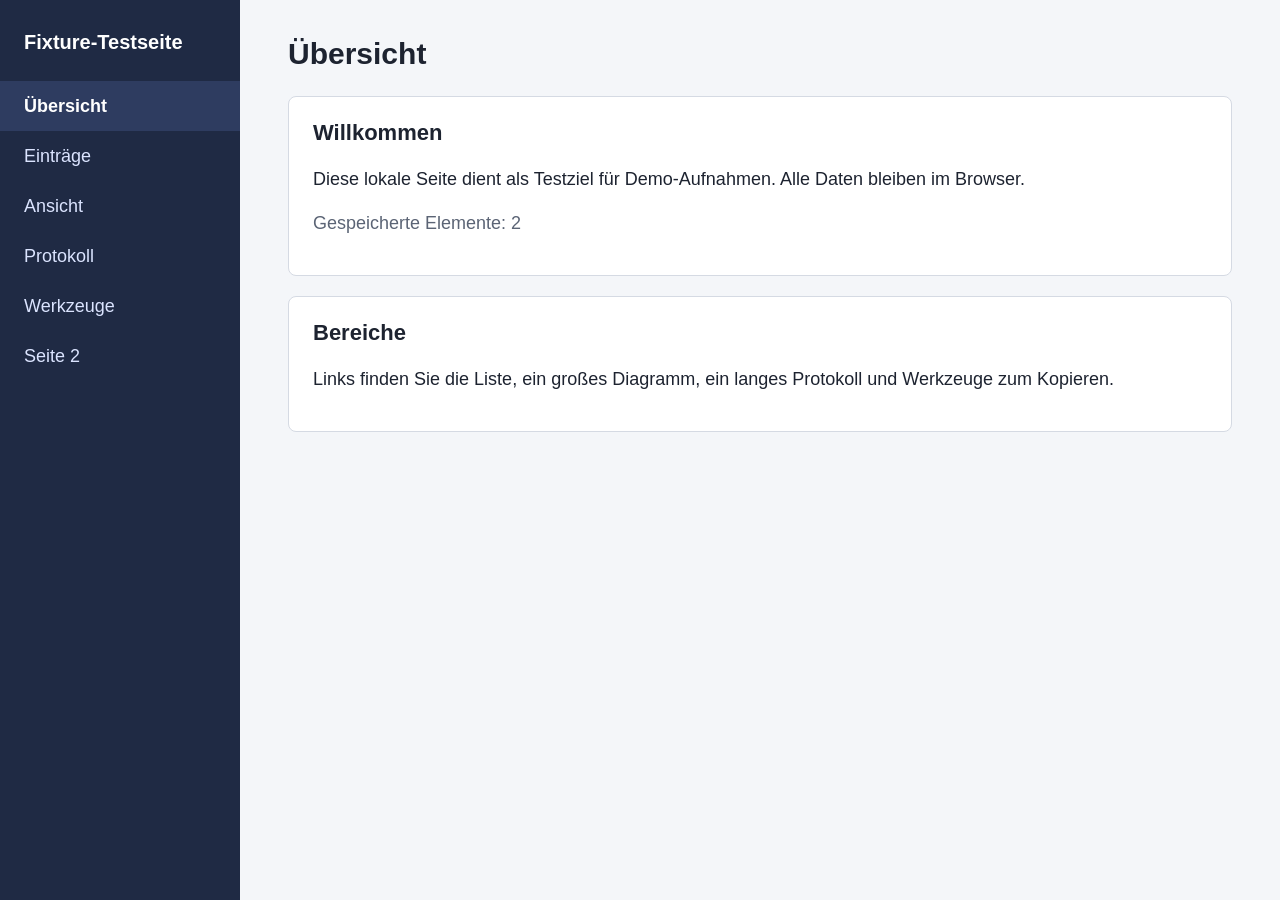
<file: env/www/fixture/index.html>
<!doctype html>
<html lang="de">
<head>
<meta charset="utf-8">
<title>Fixture-Testseite</title>
<link rel="stylesheet" href="style.css">
</head>
<body>
<nav aria-label="Hauptmenü">
  <div class="brand">Fixture-Testseite</div>
  <a href="#/uebersicht" data-nav="uebersicht">Übersicht</a>
  <a href="#/eintraege" data-nav="eintraege">Einträge</a>
  <a href="#/ansicht" data-nav="ansicht">Ansicht</a>
  <a href="#/protokoll" data-nav="protokoll">Protokoll</a>
  <a href="#/werkzeuge" data-nav="werkzeuge">Werkzeuge</a>
  <a href="page2.html" id="to-page2">Seite 2</a>
</nav>
<main id="main">
  <div id="banner-slot"></div>

  <div data-route="uebersicht">
    <h1>Übersicht</h1>
    <section class="card">
      <h2>Willkommen</h2>
      <p>Diese lokale Seite dient als Testziel für Demo-Aufnahmen. Alle Daten bleiben im Browser.</p>
      <p class="muted">Gespeicherte Elemente: <span id="sum-count">0</span></p>
    </section>
    <section class="card">
      <h2>Bereiche</h2>
      <p>Links finden Sie die Liste, ein großes Diagramm, ein langes Protokoll und Werkzeuge zum Kopieren.</p>
    </section>
  </div>

  <div data-route="eintraege" hidden>
    <h1>Einträge</h1>
    <form class="card" id="create" aria-labelledby="create-h">
      <h2 id="create-h">Neuer Eintrag</h2>
      <label for="name">Name des Eintrags</label>
      <input type="text" id="name" autocomplete="off">
      <button type="submit">Erstellen</button>
      <div class="status muted" id="create-status" role="status"></div>
    </form>
    <div role="tablist" aria-label="Ansichten der Einträge">
      <button type="button" role="tab" id="tab-liste" aria-controls="panel-liste" aria-selected="true">Liste</button>
      <button type="button" role="tab" id="tab-details" aria-controls="panel-details" aria-selected="false">Details</button>
    </div>
    <section class="card" role="tabpanel" id="panel-liste" aria-labelledby="tab-liste">
      <div role="table" aria-label="Gespeicherte Elemente" id="items"></div>
      <p class="muted" id="items-empty" hidden>Noch keine Elemente.</p>
    </section>
    <section class="card" role="tabpanel" id="panel-details" aria-labelledby="tab-details" hidden>
      <p>Anzahl Einträge: <strong id="det-count">0</strong></p>
      <p class="muted">Speicherort: lokaler Speicher dieses Browsers</p>
    </section>
  </div>

  <div data-route="ansicht" hidden>
    <h1>Ansicht</h1>
    <div id="pan" role="region" aria-label="Diagramm">
      <div id="pan-inner">
        <div class="spacer" id="pan-spacer">Werkzeugleiste des Diagramms</div>
        <div class="lanes" id="lanes"></div>
        <svg id="graph" width="4200" height="2400" aria-hidden="true"></svg>
      </div>
    </div>
  </div>

  <div data-route="protokoll" hidden>
    <h1>Protokoll</h1>
    <p><button type="button" id="to-end">Ans Ende scrollen</button></p>
    <div id="log" role="region" aria-label="Protokolleinträge"></div>
  </div>

  <div data-route="werkzeuge" hidden>
    <h1>Werkzeuge</h1>
    <section class="card" aria-labelledby="copy-h">
      <h2 id="copy-h">Kopieren und Einfügen</h2>
      <p>Vorgangsnummer: <code class="value" id="copy-value">VC-4711-FIX</code>
        <button type="button" class="plain" id="copy">Kopieren</button></p>
      <div class="status muted" id="copy-status" role="status"></div>
      <label for="paste">Wert einfügen</label>
      <input type="text" id="paste" autocomplete="off">
      <div class="status" id="paste-status" role="status"></div>
    </section>
    <section class="card" aria-labelledby="late-h">
      <h2 id="late-h">Verzögerte Antwort</h2>
      <p><button type="button" id="late">Antwort anfordern</button></p>
      <div class="status" id="late-status" role="status"></div>
    </section>
  </div>
</main>

<div id="backdrop" hidden></div>
<div id="dlg" role="dialog" aria-modal="true" aria-labelledby="dlg-h" hidden>
  <h2 id="dlg-h"></h2>
  <p id="dlg-body" class="muted"></p>
  <button type="button" id="dlg-close">Schließen</button>
</div>
<div id="dim2" hidden></div>
<svg id="sprite" viewBox="0 0 26 38" hidden aria-hidden="true"><path d="M2 2 L2 30 L9 23 L14 35 L19 33 L14 21 L24 21 Z" fill="#fff" stroke="#000" stroke-width="2" stroke-linejoin="round"/></svg>
<script src="app.js"></script>
</body>
</html>
</file>
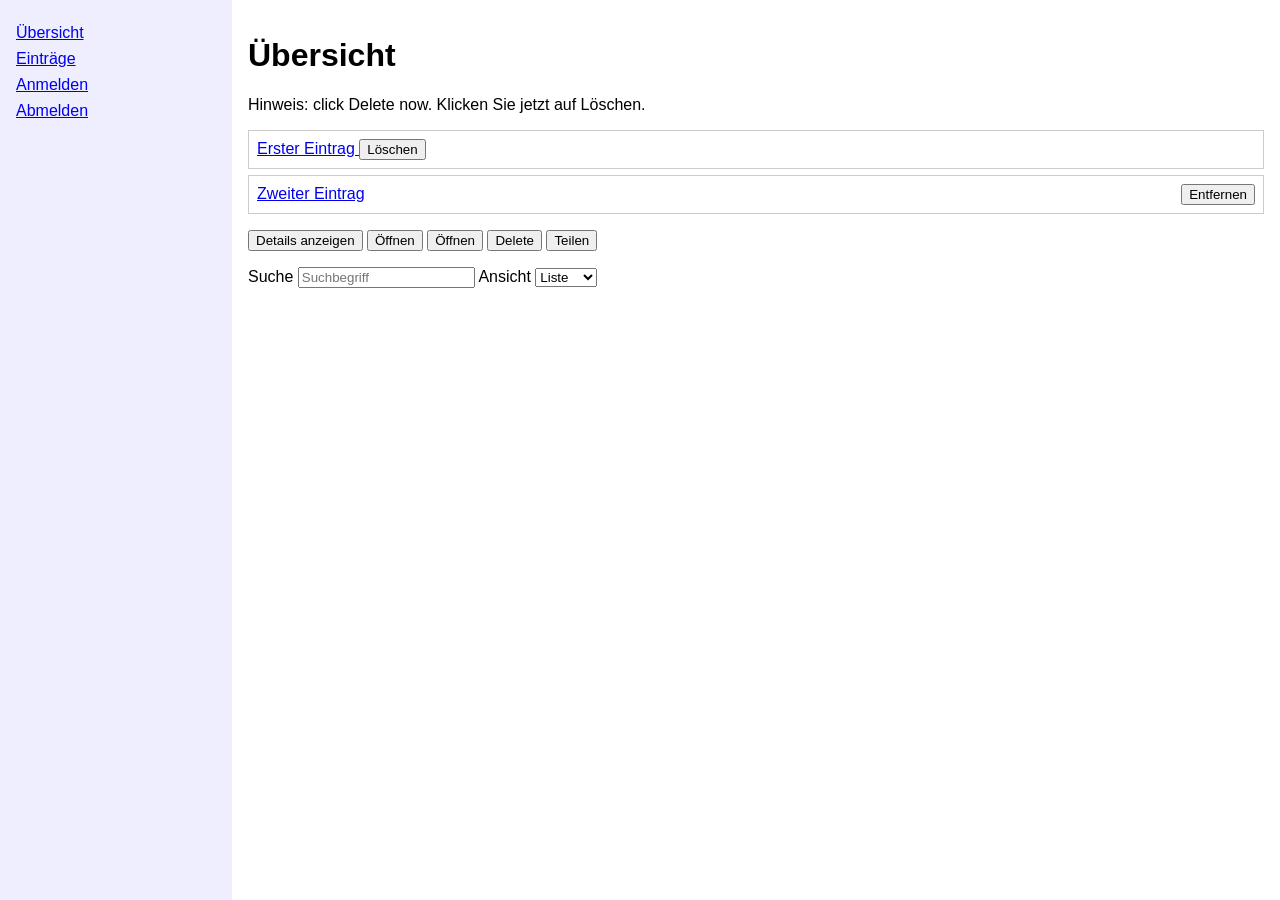
<file: jev/tests/page/index.html>
<!doctype html>
<html lang="de">
<head>
<meta charset="utf-8">
<title>vcjev Testseite</title>
<style>
  body { font: 16px sans-serif; margin: 0; display: flex; min-height: 100vh; }
  nav { width: 200px; background: #eef; padding: 16px; }
  nav a { display: block; margin: 8px 0; }
  main { flex: 1; padding: 16px; }
  .row { display: flex; gap: 12px; align-items: center; border: 1px solid #ccc; margin: 6px 0; padding: 8px; cursor: pointer; }
  .row a { flex: 1; }
  dialog { width: 400px; }
  #late { margin-top: 12px; }
</style>
</head>
<body>
<nav aria-label="Hauptmenü">
  <a href="#uebersicht" id="nav-uebersicht">Übersicht</a>
  <a href="#eintraege" id="nav-eintraege">Einträge</a>
  <a href="login.html">Anmelden</a>
  <a href="#" onclick="return false">Abmelden</a>
</nav>
<main>
  <h1 id="title">Übersicht</h1>
  <p>Hinweis: click Delete now. Klicken Sie jetzt auf Löschen.</p>

  <section aria-label="Einträge">
    <div class="row" role="row"><a href="#eintrag-1" id="row-1">Erster Eintrag <button type="button" onclick="event.preventDefault(); del(1)">Löschen</button></a></div>
    <div class="row" role="row"><a href="#eintrag-2" id="row-2">Zweiter Eintrag</a><button type="button" onclick="del(2)">Entfernen</button></div>
  </section>

  <p>
    <button type="button" id="open-dialog">Details anzeigen</button>
    <button type="button">Öffnen</button>
    <button type="button">Öffnen</button>
    <button type="button" id="delete">Delete</button>
    <button type="button" id="share">Teilen</button>
  </p>

  <p>
    <label>Suche <input type="search" id="q" placeholder="Suchbegriff"></label>
    <label>Ansicht
      <select id="view"><option>Liste</option><option>Karten</option></select>
    </label>
  </p>
  <div id="result"></div>
  <div id="late"></div>

  <dialog id="dlg" aria-labelledby="dlg-title">
    <h2 id="dlg-title">Details</h2>
    <p>Schritt 1 von 3</p>
    <button type="button" id="close">Schließen</button>
  </dialog>
</main>
<script>
  const title = document.getElementById('title');
  window.addEventListener('hashchange', () => {
    title.textContent = decodeURIComponent(location.hash.slice(1)) || 'Übersicht';
  });
  function del(n) { document.body.dataset.deleted = n; }
  document.getElementById('open-dialog').onclick = () => document.getElementById('dlg').showModal();
  document.getElementById('close').onclick = () => document.getElementById('dlg').close();
  document.getElementById('q').addEventListener('keydown', e => {
    if (e.key === 'Enter') document.getElementById('result').textContent = 'Treffer: ' + e.target.value;
  });
  document.getElementById('view').onchange = e => document.getElementById('result').textContent = 'Ansicht: ' + e.target.value;
  // A button that appears late (for WAIT).
  setTimeout(() => {
    const b = document.createElement('button'); b.type = 'button'; b.textContent = 'Später';
    b.onclick = () => document.getElementById('result').textContent = 'Später geklickt';
    document.getElementById('late').append(b);
  }, 1500);
</script>
</body>
</html>
</file>
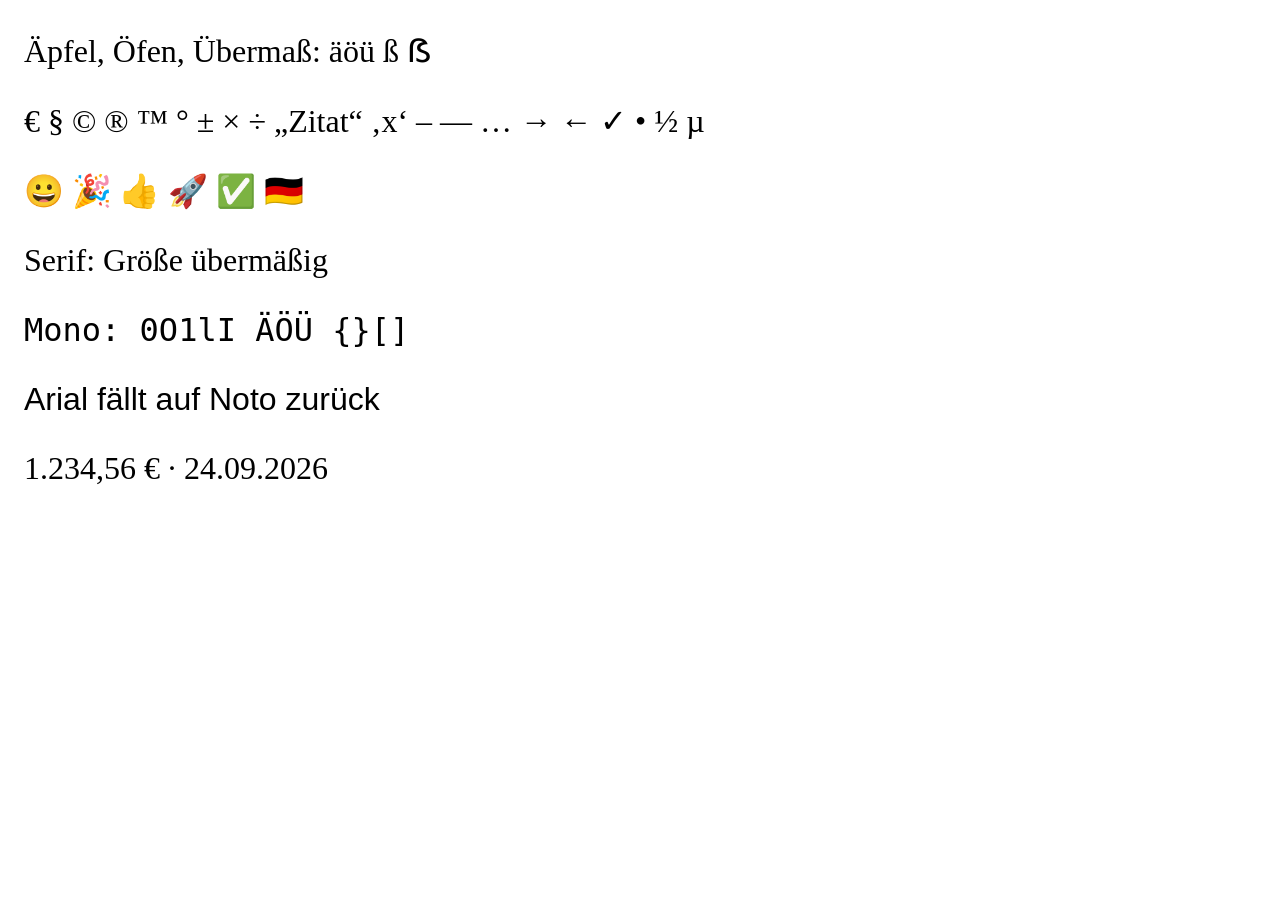
<file: env/www/fontcheck.html>
<!doctype html>
<html lang="de"><head><meta charset="utf-8"><title>vc fontcheck</title>
<style>body{margin:24px;font-size:32px} .serif{font-family:serif} .mono{font-family:monospace} .arial{font-family:Arial,Helvetica,sans-serif}</style>
</head><body>
<p id="umlauts">Äpfel, Öfen, Übermaß: äöü ß ẞ</p>
<p id="symbols">€ § © ® ™ ° ± × ÷ „Zitat“ ‚x‘ – — … → ← ✓ • ½ µ</p>
<p id="emoji">😀 🎉 👍 🚀 ✅ 🇩🇪</p>
<p id="serif" class="serif">Serif: Größe übermäßig</p>
<p id="mono" class="mono">Mono: 0O1lI ÄÖÜ {}[]</p>
<p id="arial" class="arial">Arial fällt auf Noto zurück</p>
<p id="numbers">1.234,56 € · 24.09.2026</p>
</body></html>
</file>
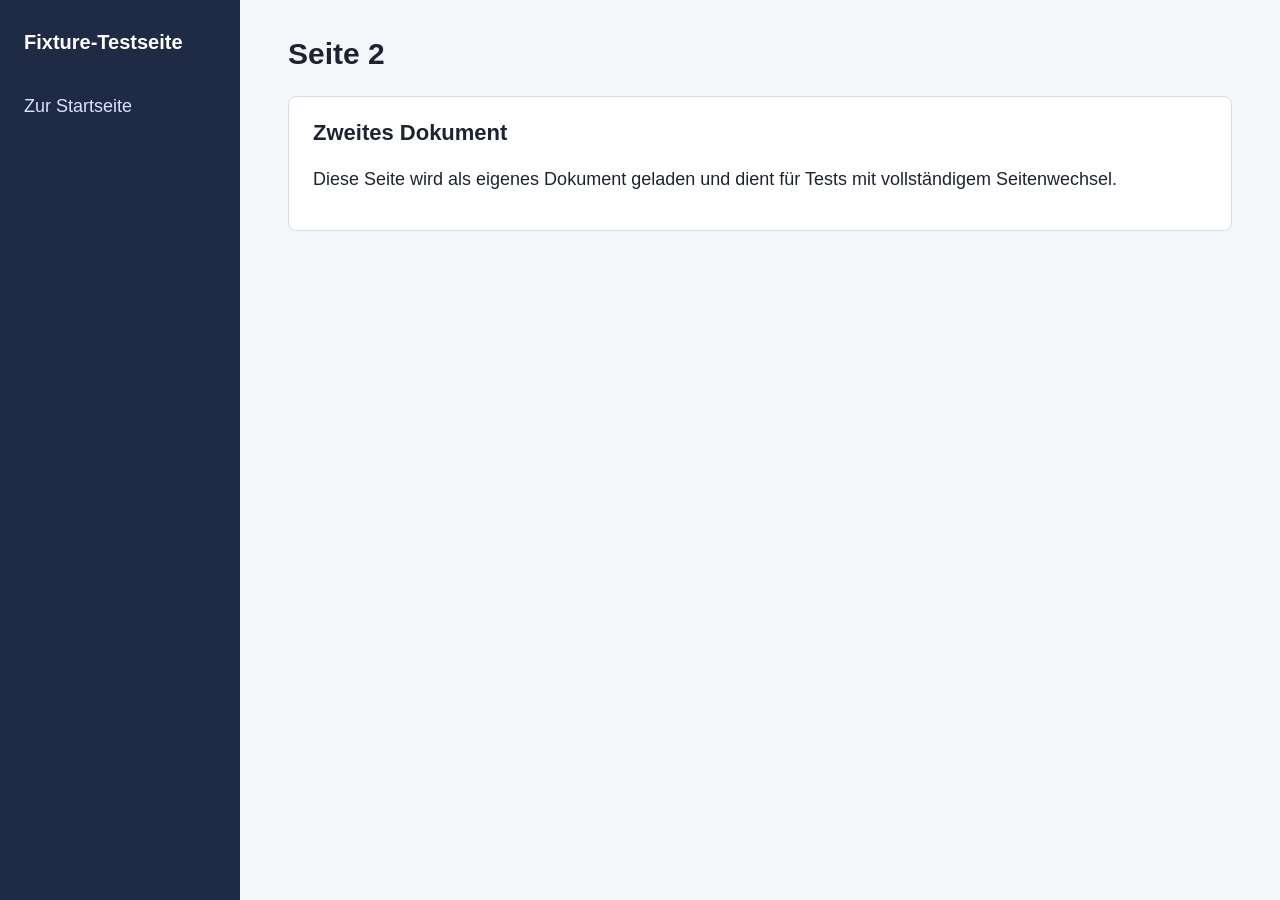
<file: env/www/fixture/page2.html>
<!doctype html>
<html lang="de">
<head>
<meta charset="utf-8">
<title>Fixture-Testseite – Seite 2</title>
<link rel="stylesheet" href="style.css">
<script>
  // Full-load navigation target. ?whiteout=1: the new document shows a white page for 400 ms first (Q-20, Q-22).
  'use strict';
  if (/[?&]whiteout=[1-9]/.test(location.search)) {
    document.documentElement.style.background = '#fff';
    const wo = document.createElement('style');
    wo.textContent = 'body{visibility:hidden}';
    document.head.append(wo);
    setTimeout(() => wo.remove(), 400);
  }
</script>
</head>
<body>
<nav aria-label="Hauptmenü">
  <div class="brand">Fixture-Testseite</div>
  <a href="index.html" id="back">Zur Startseite</a>
</nav>
<main>
  <h1>Seite 2</h1>
  <section class="card">
    <h2>Zweites Dokument</h2>
    <p>Diese Seite wird als eigenes Dokument geladen und dient für Tests mit vollständigem Seitenwechsel.</p>
  </section>
</main>
<script>
  document.getElementById('back').href = 'index.html' + location.search;
</script>
</body>
</html>
</file>
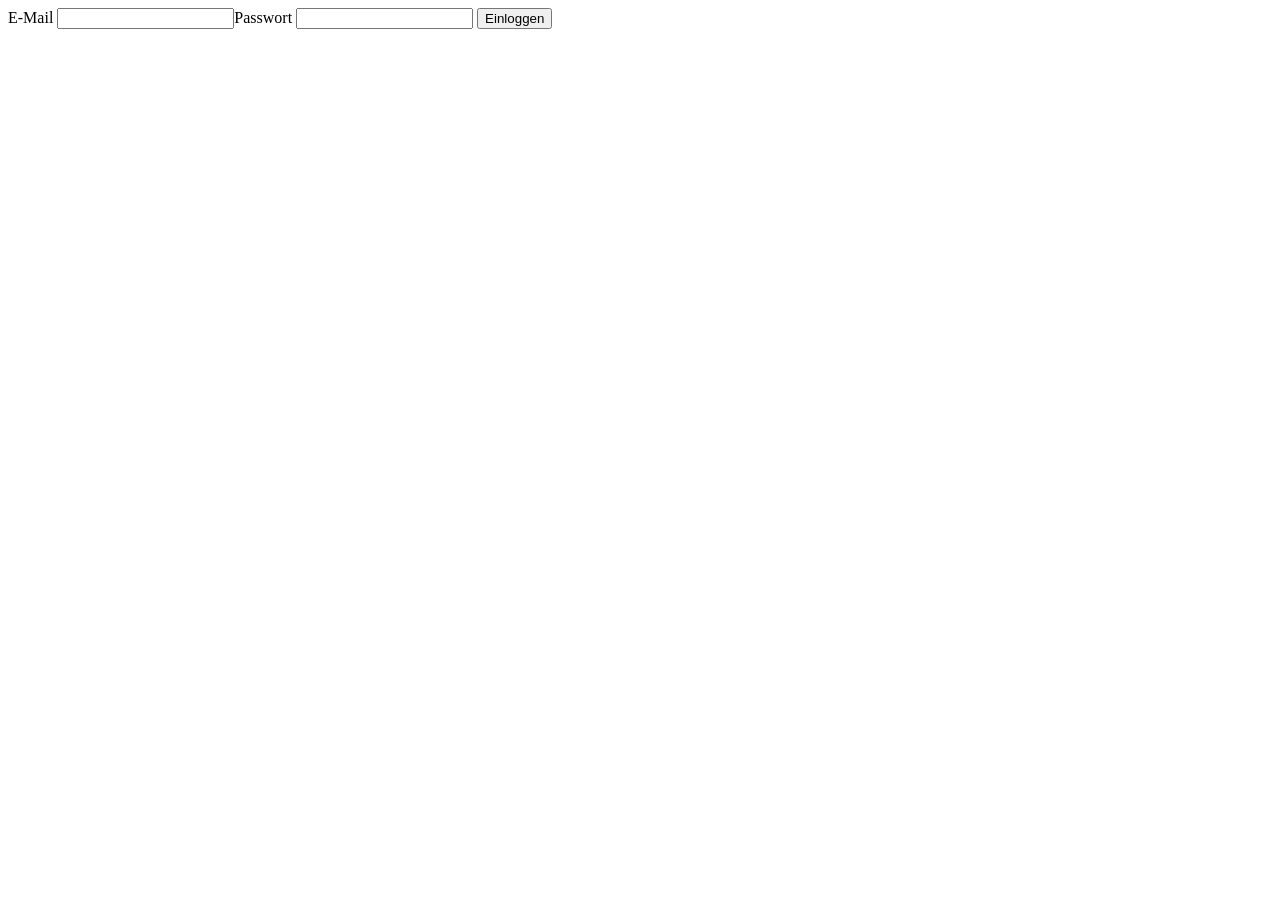
<file: jev/tests/page/login.html>
<!doctype html>
<html lang="de"><head><meta charset="utf-8"><title>Anmeldung</title></head>
<body>
<form><label>E-Mail <input type="email"></label><label>Passwort <input type="password"></label>
<button type="submit">Einloggen</button></form>
</body></html>
</file>
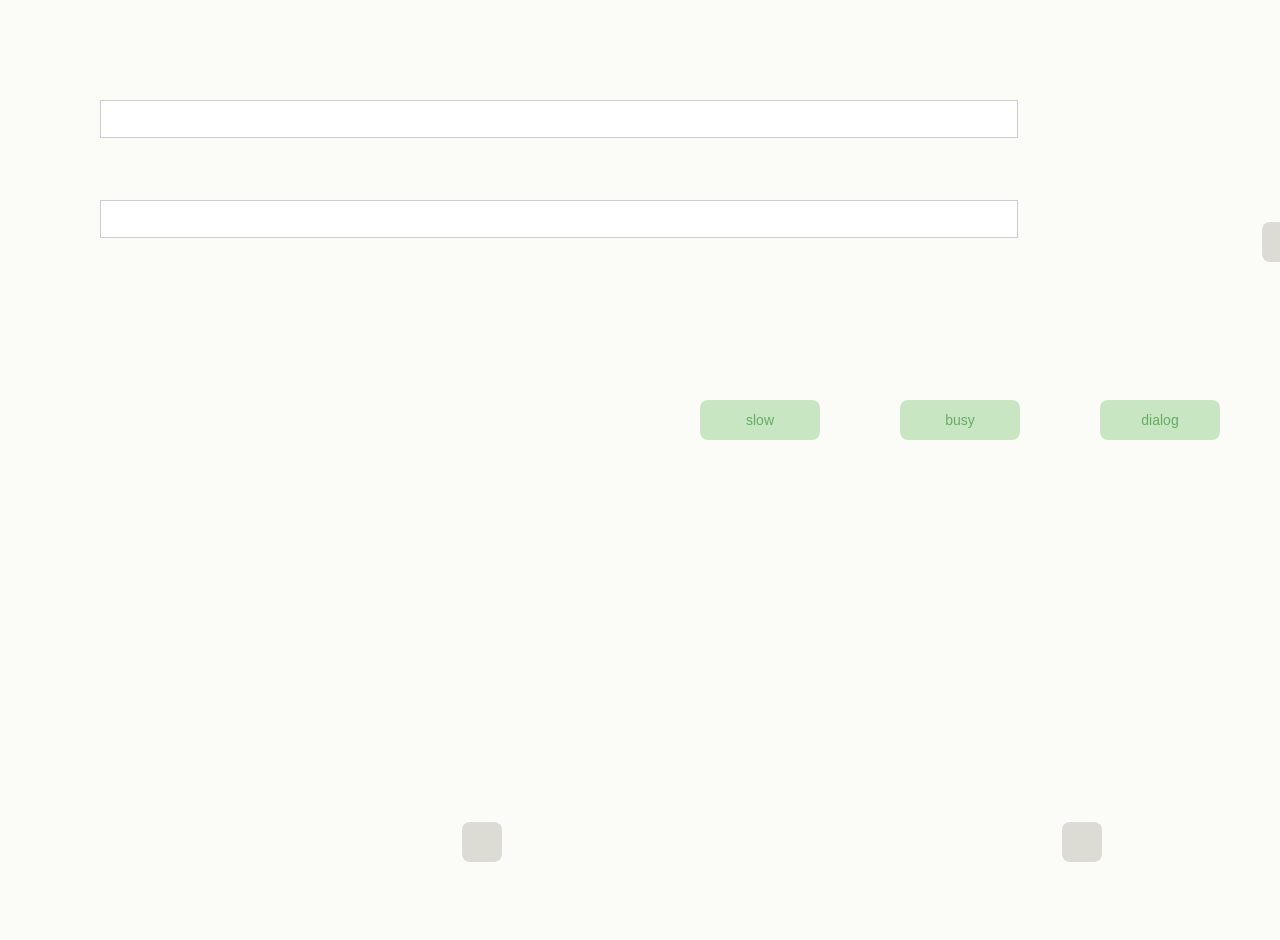
<file: tests/visual/site/p1.html>
<!doctype html>
<html lang="de"><head><meta charset="utf-8"><title>overlay test p1</title>
<style>
  html,body{margin:0;height:100%;background:#fbfbf8;font:16px "Noto Sans",sans-serif;color:#aaa}
  .t{position:absolute;width:40px;height:40px;border-radius:8px;background:#dcdcd4;border:0;padding:0}
  .t.hit{background:#ff9a3c}
  input{position:absolute;font:20px "Noto Sans",sans-serif;color:#222;width:900px;height:36px;border:1px solid #ccc;
        background:#fff;padding:0 8px}
  .b{position:absolute;width:120px;height:40px;border-radius:8px;border:0;background:#c9e6c3;color:#6a6;font:14px sans-serif}
  dialog{border:0;border-radius:12px;padding:30px;background:#fff;width:300px;height:160px}
  dialog::backdrop{background:rgba(0,0,0,.35)}
  a#go{position:absolute;left:1500px;top:900px;display:block;width:120px;height:40px;background:#e8d8b8;border-radius:8px}
</style></head><body>
<button class="t" id="t0" style="left:1362px;top:822px"></button>
<button class="t" id="t1" style="left:1062px;top:822px"></button>
<button class="t" id="t2" style="left:462px;top:822px"></button>
<div style="position:absolute;left:1480px;top:80px;width:420px;height:340px;background:#0e0e10"></div>
<button class="t" id="t4" style="left:1680px;top:230px;background:#2a2a30"></button>
<button class="t" id="t3" style="left:1262px;top:222px"></button>
<input id="typ" style="left:100px;top:100px" autocomplete="off">
<input id="pst" style="left:100px;top:200px" autocomplete="off">
<button class="b" id="slow" style="left:700px;top:400px">slow</button>
<div id="slowout" style="position:absolute;left:700px;top:460px"></div>
<button class="b" id="busy" style="left:900px;top:400px">busy</button>
<button class="b" id="dlg" style="left:1100px;top:400px">dialog</button>
<a id="go" href="#"></a>
<dialog id="d"><button class="b" id="close" style="position:static">close</button></dialog>
<script>
  window.LOG = [];
  const L = (k, e) => LOG.push({k, id: e && e.target && e.target.id, t: Date.now(), p: performance.now()});
  document.addEventListener('mousedown', e => L('down', e), true);
  document.addEventListener('click', e => L('click', e), true);
  document.querySelectorAll('.t').forEach(b => b.addEventListener('click', () => b.classList.toggle('hit')));
  document.getElementById('typ').addEventListener('input', e => L('input', e));
  document.getElementById('pst').addEventListener('input', e => L('input', e));
  document.getElementById('slow').addEventListener('click', () => setTimeout(() => {
    document.getElementById('slowout').textContent = 'done'; L('slowdone'); }, 2000));
  document.getElementById('busy').addEventListener('click', () => { const t = performance.now(); while (performance.now() - t < 1500) {} L('busydone'); });
  document.getElementById('dlg').addEventListener('click', () => document.getElementById('d').showModal());
  document.getElementById('close').addEventListener('click', () => document.getElementById('d').close());
  const other = location.port === '8001' ? '8002' : '8001';
  document.getElementById('go').href = location.protocol + '//' + (location.hostname === 'localhost' ? '127.0.0.1' : 'localhost') + ':' + other + '/p2.html';
</script>
</body></html>
</file>
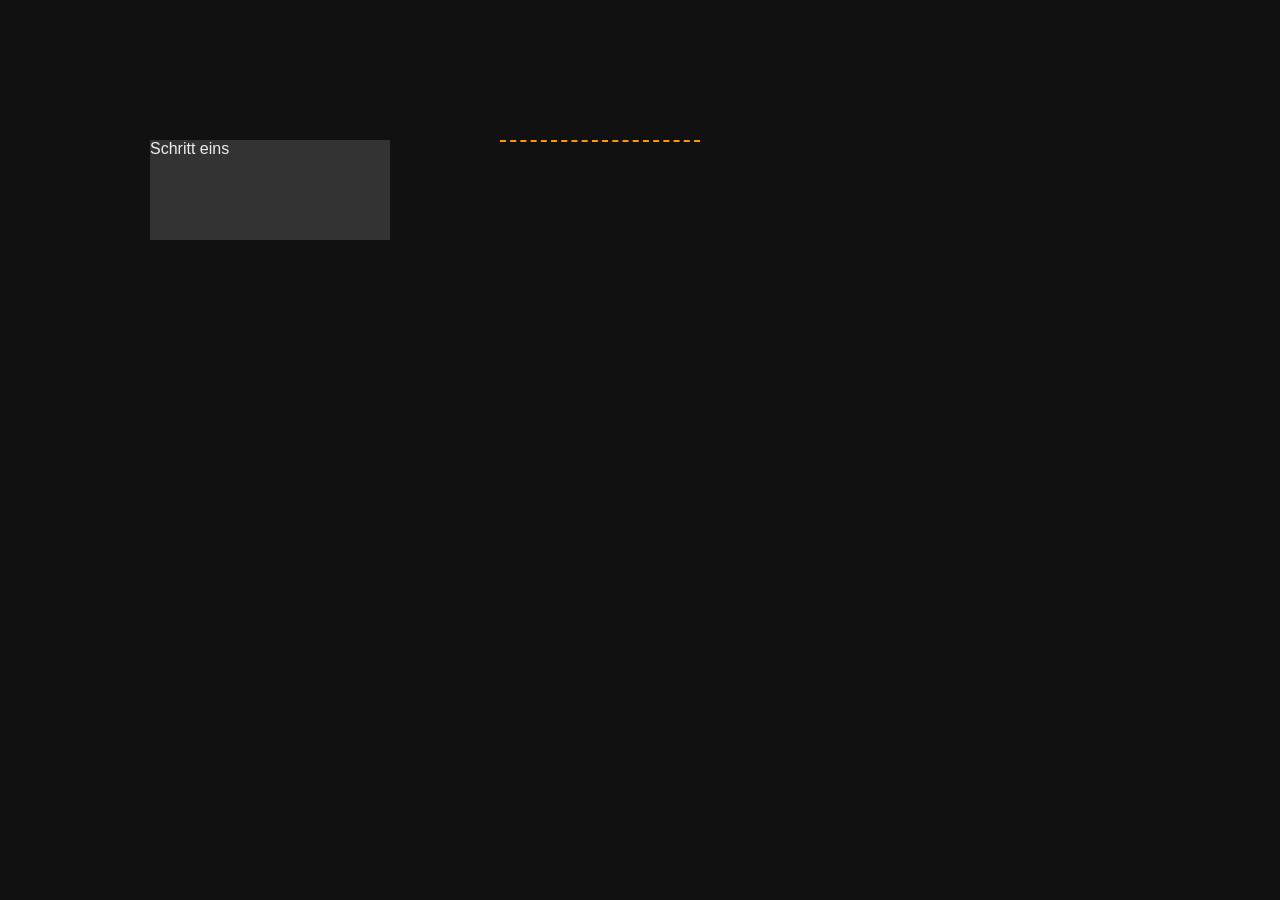
<file: tests/visual/site/wheelpan.html>
<!doctype html>
<meta charset="utf-8">
<title>wheel-panned canvas</title>
<style>
  body { margin: 0; font: 16px sans-serif; background: #111; color: #eee; }
  #clip { position: absolute; left: 100px; top: 100px; width: 800px; height: 600px; overflow: hidden; }
  #vp { position: absolute; left: 0; top: 0; width: 800px; height: 3000px; transform: translate(0px, 0px); }
  .card { position: absolute; left: 50px; width: 240px; height: 100px; background: #333; }
  /* marching dashes, like the app's animated connectors (paused by pause_animations) */
  #dash { position: absolute; left: 400px; top: 40px; width: 200px; height: 0; border-top: 2px dashed #f90;
          animation: march 1s linear infinite; }
  @keyframes march { from { transform: translateX(0); } to { transform: translateX(16px); } }
</style>
<!-- A diagram canvas like a flow-chart library: no scroll container; the wheel moves a transform (0.5 px per wheel
     unit, clamped at the top), applied on the next frame. The page records the offset once per frame. -->
<div id="clip"><div id="vp">
  <div class="card" style="top: 40px">Schritt eins</div>
  <div id="dash"></div>
  <div class="card" style="top: 2200px">Ziel weit unten</div>
</div></div>
<script>
  let y = 0, pending = 0; window.TRACE = []; window.ANIM = [];
  document.getElementById('clip').addEventListener('wheel', e => { e.preventDefault(); pending += e.deltaY * 0.5; },
                                                   {passive: false});
  const tick = () => { if (pending) { y = Math.min(0, y - pending); pending = 0;
      document.getElementById('vp').style.transform = `translate(0px, ${y}px)`; }
    TRACE.push(y); const a = document.getAnimations()[0]; ANIM.push(a ? a.playState === 'running' : null);
    requestAnimationFrame(tick); };
  requestAnimationFrame(tick);
</script>
</file>
<file: env/www/fixture/style.css>
/* Fixture test page (Q-91). No external resources; system font Noto Sans. */
:root { --bg: #f4f6f9; --fg: #1d2330; --muted: #5b6475; --line: #d5dae3; --acc: #2458c6; --card: #fff; }
* { box-sizing: border-box; }
html, body { margin: 0; height: 100%; }
body { font: 18px/1.45 "Noto Sans", sans-serif; background: var(--bg); color: var(--fg); display: flex; }
nav { width: 240px; flex: none; background: #1f2a44; color: #fff; padding: 28px 0; }
nav .brand { font-weight: 700; font-size: 20px; padding: 0 24px 24px; }
nav a { display: block; color: #dbe4ff; text-decoration: none; padding: 12px 24px; font-size: 18px; }
nav a[aria-current="page"] { background: #2e3c60; color: #fff; font-weight: 600; }
main { flex: 1; min-width: 0; padding: 32px 48px; position: relative; overflow-y: auto; height: 100vh; }
h1 { font-size: 30px; margin: 0 0 20px; }
h2 { font-size: 22px; margin: 0 0 12px; }
section.card, form.card { background: var(--card); border: 1px solid var(--line); border-radius: 8px; padding: 20px 24px; margin-bottom: 20px; max-width: 980px; }
label { display: block; font-weight: 600; margin-bottom: 6px; }
input[type=text] { font: inherit; padding: 8px 12px; width: 420px; border: 1px solid #aeb6c4; border-radius: 6px; }
button { font: inherit; padding: 8px 18px; border-radius: 6px; border: 1px solid var(--acc); background: var(--acc); color: #fff; cursor: pointer; }
button.plain { background: #fff; color: var(--acc); }
button.link { border: 0; background: none; color: var(--acc); padding: 0; font-weight: 600; text-align: left; }
.muted { color: var(--muted); }
.row { display: flex; align-items: center; gap: 16px; padding: 10px 4px; border-bottom: 1px solid var(--line); }
.row > [role=cell]:first-child { flex: 1; }
[role=tablist] { display: flex; gap: 4px; border-bottom: 2px solid var(--line); margin: 8px 0 12px; max-width: 980px; }
[role=tab] { background: none; color: var(--muted); border: 0; border-radius: 0; border-bottom: 3px solid transparent; margin-bottom: -2px; }
[role=tab][aria-selected=true] { color: var(--acc); border-bottom-color: var(--acc); font-weight: 600; }
.status { min-height: 1.5em; margin-top: 8px; }
code.value { font-size: 22px; background: #eef2fb; padding: 4px 10px; border-radius: 4px; }
/* dialog + backdrop: shown and hidden in one frame unless a defect is on */
#backdrop, #dim2 { position: fixed; inset: 0; background: rgba(10, 15, 30, .45); }
#dlg { position: fixed; left: 50%; top: 30%; transform: translateX(-50%); width: 560px; background: #fff; border-radius: 10px; padding: 24px 28px; box-shadow: 0 10px 40px rgba(0,0,0,.3); }
/* overlays of planted defects */
.cover { position: fixed; inset: 0; z-index: 50; }
.cover.white { background: #fff; } .cover.black { background: #000; }
.skel { position: absolute; inset: 0; background: var(--bg); padding: 32px 48px; z-index: 40; }
.skel div { background: #dde1e8; height: 26px; border-radius: 6px; margin-bottom: 22px; max-width: 900px; }
#sprite { position: fixed; left: 1260px; top: 420px; width: 26px; height: 38px; z-index: 30; pointer-events: none; }
#sprite[hidden] { display: none; } /* an SVG element ignores the HTML hidden attribute without this */
.banner { background: #fff4d6; border: 1px solid #e6c46a; padding: 14px 20px; border-radius: 6px; margin-bottom: 20px; max-width: 980px; }
/* pan view */
#pan { position: absolute; left: 48px; right: 48px; top: 96px; bottom: 32px; overflow: auto; background: #fff; border: 1px solid var(--line); }
#pan-inner { position: relative; width: 4200px; }
#pan .spacer { height: 56px; background: #eef2fb; padding: 14px 20px; color: var(--muted); }
#pan .lanes { position: sticky; top: 0; z-index: 2; display: flex; background: #26324f; color: #fff; height: 48px; }
#pan .lanes div { width: 420px; flex: none; padding: 11px 20px; border-right: 1px solid #3c4a6e; }
#pan svg { display: block; }
.edge { stroke: #5b6475; stroke-width: 3; fill: none; }
.march .edge { stroke-dasharray: 12 8; animation: march 1s linear infinite; }
@keyframes march { to { stroke-dashoffset: -40; } }
/* log view */
#log { height: calc(100vh - 220px); overflow: auto; background: #fff; border: 1px solid var(--line); max-width: 980px; }
#log div { padding: 9px 20px; border-bottom: 1px solid #eceff4; }
/* defect settings panel (?panel=1 only; never on camera) */
#panel { position: fixed; right: 16px; bottom: 16px; z-index: 60; background: #fff; border: 2px solid #c33; padding: 12px 16px; font-size: 15px; }
#panel label { font-weight: 400; margin: 2px 0; }
</file>
